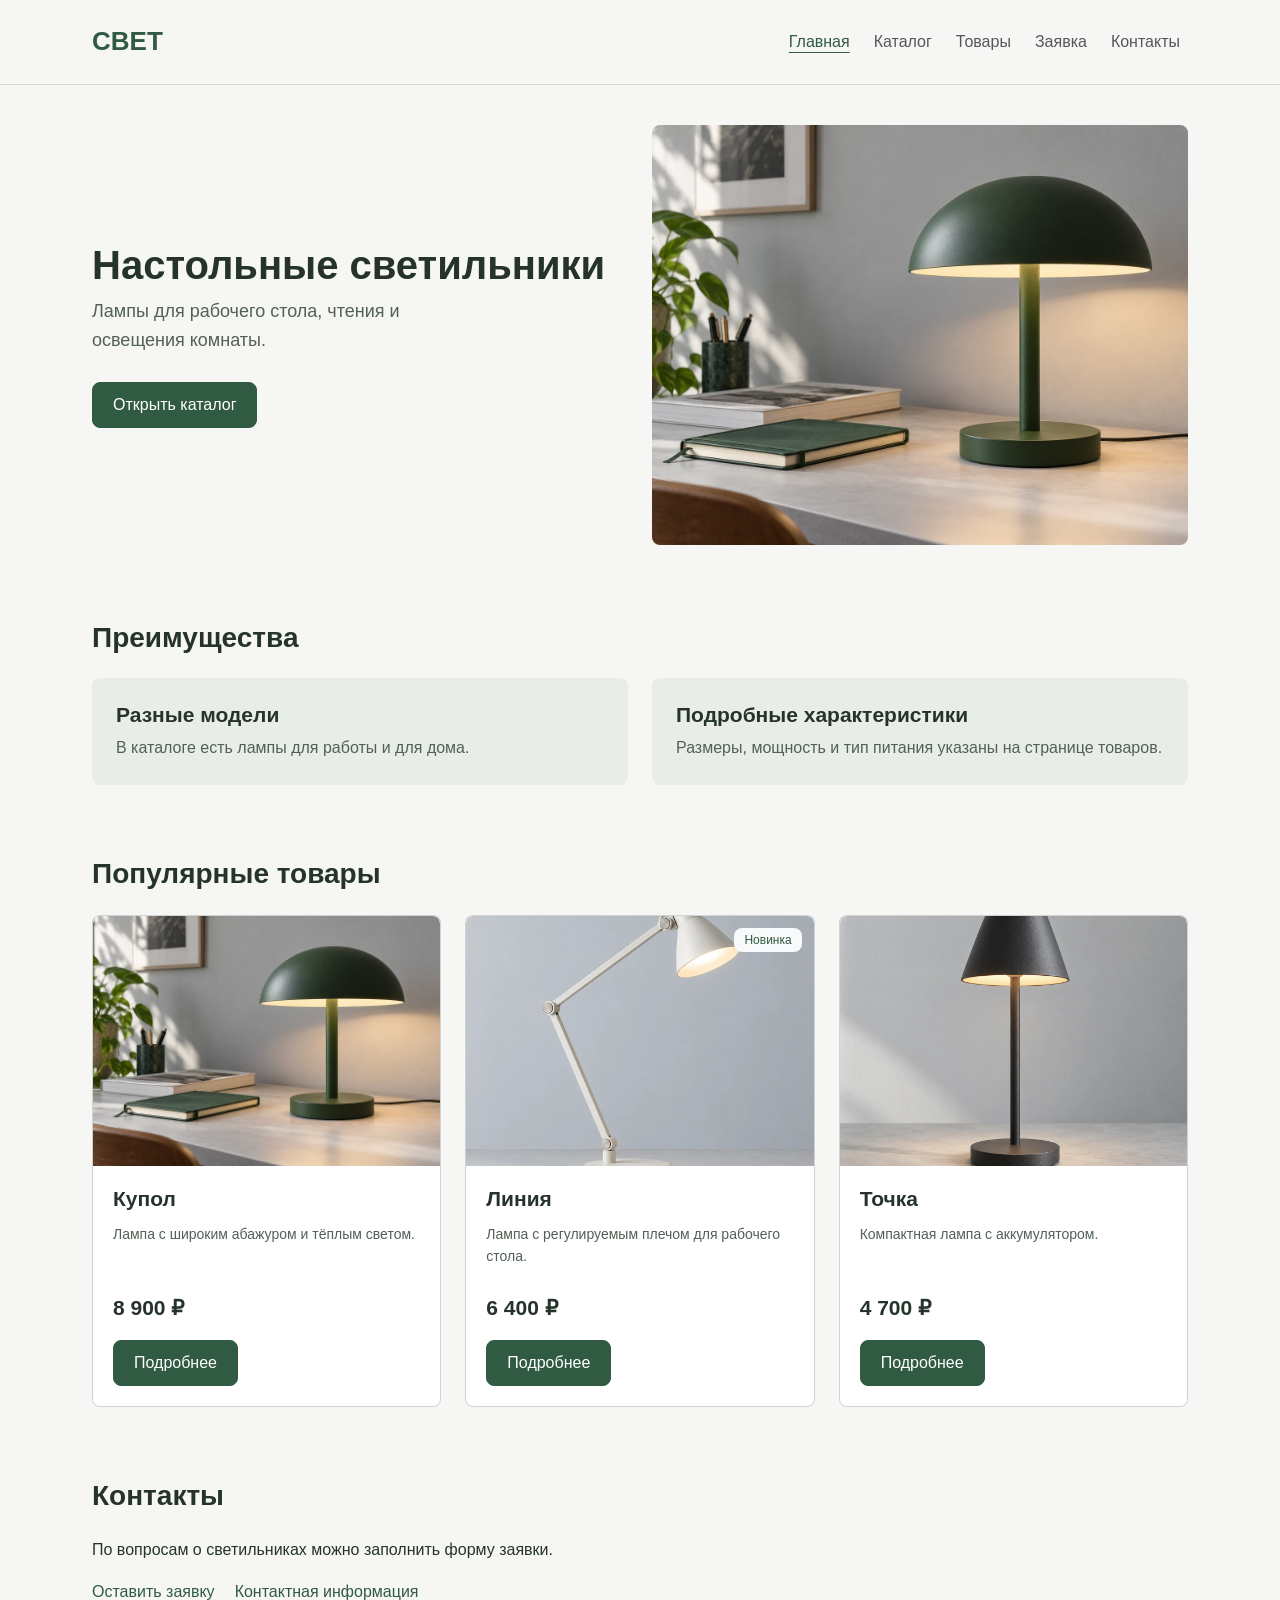
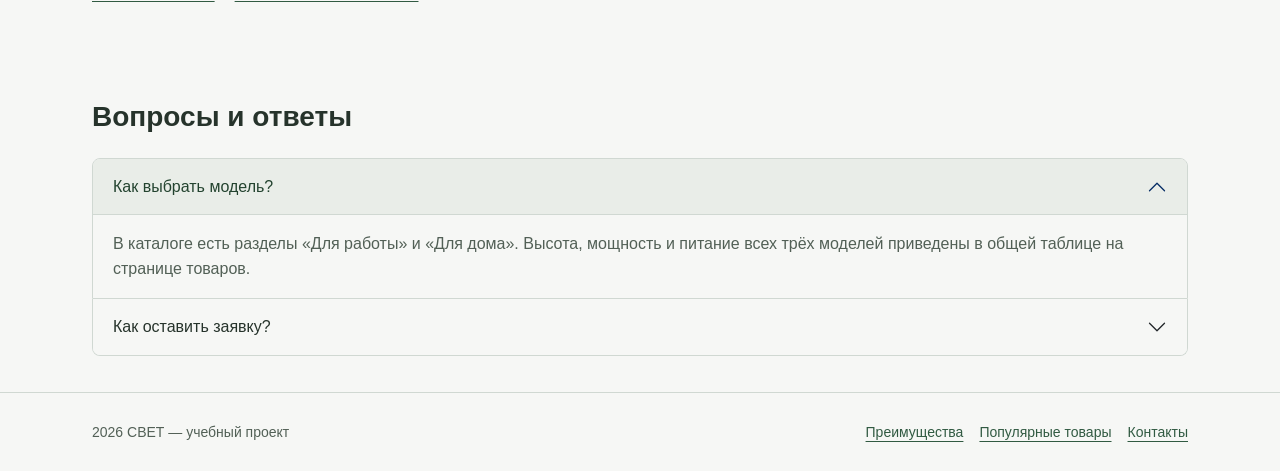
<file: index.html>
<!doctype html>
<html lang="ru">
  <head>
    <meta charset="UTF-8" />
    <meta name="viewport" content="width=device-width, initial-scale=1.0" />
    <meta
      name="description"
      content="Магазин настольных светильников. Каталог, характеристики и форма заявки."
    />
    <title>Главная | СВЕТ</title>
    <link rel="stylesheet" href="vendor/bootstrap/css/bootstrap.min.css" />
    <link rel="stylesheet" href="css/custom.css" />
    <script src="vendor/bootstrap/js/bootstrap.bundle.min.js" defer></script>
    <script src="js/main.js" defer></script>
  </head>
  <body>
    <a class="visually-hidden-focusable skip-link" href="#main"
      >Перейти к содержимому</a
    >
    <header class="site-header sticky-top">
      <nav class="navbar navbar-expand-md" aria-label="Основная навигация">
        <div class="container">
          <a class="navbar-brand site-header__logo" href="index.html">СВЕТ</a>
          <button
            class="navbar-toggler"
            type="button"
            data-bs-toggle="collapse"
            data-bs-target="#main-navigation"
            aria-controls="main-navigation"
            aria-expanded="false"
            aria-label="Открыть меню"
          >
            <span class="navbar-toggler-icon"></span>
          </button>
          <div class="collapse navbar-collapse" id="main-navigation">
            <ul class="navbar-nav ms-auto gap-md-2 py-3 py-md-0">
              <li class="nav-item">
                <a class="nav-link active" href="index.html" aria-current="page"
                  >Главная</a
                >
              </li>
              <li class="nav-item">
                <a class="nav-link" href="catalog.html">Каталог</a>
              </li>
              <li class="nav-item">
                <a class="nav-link" href="product.html">Товары</a>
              </li>
              <li class="nav-item">
                <a class="nav-link" href="order.html">Заявка</a>
              </li>
              <li class="nav-item">
                <a class="nav-link" href="contacts.html">Контакты</a>
              </li>
            </ul>
          </div>
        </div>
      </nav>
    </header>
    <main class="container" id="main" tabindex="-1">
      <section
        class="hero row g-4 align-items-center"
        aria-labelledby="hero-title"
      >
        <div class="col-12 col-md-6">
          <h1 id="hero-title">Настольные светильники</h1>
          <p class="hero__text">
            Лампы для рабочего стола, чтения и освещения комнаты.
          </p>
          <a class="btn btn-primary" href="catalog.html">Открыть каталог</a>
        </div>
        <div class="col-12 col-md-6">
          <img
            class="hero__image"
            src="images/dome.webp"
            alt="Зелёная настольная лампа рядом с книгами"
            width="1536"
            height="1024"
          />
        </div>
      </section>
      <section
        class="section"
        id="advantages"
        aria-labelledby="advantages-title"
      >
        <h2 class="section__title" id="advantages-title">Преимущества</h2>
        <div class="row g-4">
          <div class="col-12 col-md-6">
            <div class="advantages__item h-100">
              <h3>Разные модели</h3>
              <p>В каталоге есть лампы для работы и для дома.</p>
            </div>
          </div>
          <div class="col-12 col-md-6">
            <div class="advantages__item h-100">
              <h3>Подробные характеристики</h3>
              <p>
                Размеры, мощность и тип питания указаны на странице товаров.
              </p>
            </div>
          </div>
        </div>
      </section>
      <section class="section" id="popular" aria-labelledby="popular-title">
        <h2 class="section__title" id="popular-title">Популярные товары</h2>
        <div class="row g-4 product-grid">
          <div
            class="col-12 col-md-6 col-lg-4 product-column"
            data-id="dome"
            data-name="Купол"
            data-category="home"
            data-price="8900"
            data-power="mains"
          >
            <article class="card product-card h-100">
              <img
                class="card-img-top product-card__image"
                src="images/dome.webp"
                alt="Зелёная настольная лампа"
                width="900"
                height="900"
              />
              <div class="card-body product-card__body d-flex flex-column">
                <h3 class="card-title product-card__title">Купол</h3>
                <p class="product-card__description">
                  Лампа с широким абажуром и тёплым светом.
                </p>
                <p class="product-card__price">8 900 ₽</p>
                <a
                  class="btn btn-primary mt-auto align-self-start"
                  href="product.html#dome"
                  aria-label="Подробнее о лампе Купол"
                >
                  Подробнее
                </a>
              </div>
            </article>
          </div>
          <div
            class="col-12 col-md-6 col-lg-4 product-column"
            data-id="line"
            data-name="Линия"
            data-category="work"
            data-price="6400"
            data-power="mains"
          >
            <article class="card product-card h-100">
              <img
                class="card-img-top product-card__image"
                src="images/line.webp"
                alt="Белая лампа с регулируемым плечом"
                width="900"
                height="900"
              />
              <span class="badge text-bg-light product-card__badge"
                >Новинка</span
              >
              <div class="card-body product-card__body d-flex flex-column">
                <h3 class="card-title product-card__title">Линия</h3>
                <p class="product-card__description">
                  Лампа с регулируемым плечом для рабочего стола.
                </p>
                <p class="product-card__price">6 400 ₽</p>
                <a
                  class="btn btn-primary mt-auto align-self-start"
                  href="product.html#line"
                  aria-label="Подробнее о лампе Линия"
                >
                  Подробнее
                </a>
              </div>
            </article>
          </div>
          <div
            class="col-12 col-md-6 col-lg-4 product-column"
            data-id="point"
            data-name="Точка"
            data-category="home"
            data-price="4700"
            data-power="battery"
          >
            <article class="card product-card h-100">
              <img
                class="card-img-top product-card__image"
                src="images/point.webp"
                alt="Графитовая настольная лампа"
                width="900"
                height="900"
              />
              <div class="card-body product-card__body d-flex flex-column">
                <h3 class="card-title product-card__title">Точка</h3>
                <p class="product-card__description">
                  Компактная лампа с аккумулятором.
                </p>
                <p class="product-card__price">4 700 ₽</p>
                <a
                  class="btn btn-primary mt-auto align-self-start"
                  href="product.html#point"
                  aria-label="Подробнее о лампе Точка"
                >
                  Подробнее
                </a>
              </div>
            </article>
          </div>
        </div>
      </section>
      <section class="section" id="contacts" aria-labelledby="contacts-title">
        <h2 class="section__title" id="contacts-title">Контакты</h2>
        <p>По вопросам о светильниках можно заполнить форму заявки.</p>
        <div class="section__links">
          <a href="order.html">Оставить заявку</a>
          <a href="contacts.html">Контактная информация</a>
        </div>
      </section>
      <section class="section" id="questions" aria-labelledby="questions-title">
        <h2 class="section__title" id="questions-title">Вопросы и ответы</h2>
        <div class="accordion" id="faq">
          <div class="accordion-item">
            <h3 class="accordion-header">
              <button
                class="accordion-button"
                type="button"
                data-bs-toggle="collapse"
                data-bs-target="#faq-model"
                aria-expanded="true"
                aria-controls="faq-model"
              >
                Как выбрать модель?
              </button>
            </h3>
            <div
              id="faq-model"
              class="accordion-collapse collapse show"
              data-bs-parent="#faq"
            >
              <div class="accordion-body">
                В каталоге есть разделы «Для работы» и «Для дома». Высота,
                мощность и питание всех трёх моделей приведены в общей таблице
                на странице товаров.
              </div>
            </div>
          </div>
          <div class="accordion-item">
            <h3 class="accordion-header">
              <button
                class="accordion-button collapsed"
                type="button"
                data-bs-toggle="collapse"
                data-bs-target="#faq-order"
                aria-expanded="false"
                aria-controls="faq-order"
              >
                Как оставить заявку?
              </button>
            </h3>
            <div
              id="faq-order"
              class="accordion-collapse collapse"
              data-bs-parent="#faq"
            >
              <div class="accordion-body">
                Нажмите «Оставить заявку» возле нужного товара и перейдите к
                форме. Это учебный проект: данные проверяются в браузере,
                реальная отправка и покупка не выполняются.
              </div>
            </div>
          </div>
        </div>
      </section>
    </main>
    <footer class="site-footer">
      <div class="container d-flex flex-wrap justify-content-between gap-3">
        <p class="mb-0 small text-body-secondary">2026 СВЕТ — учебный проект</p>
        <nav
          class="d-flex flex-wrap gap-3 small"
          aria-label="Разделы главной страницы"
        >
          <a href="index.html#advantages">Преимущества</a>
          <a href="index.html#popular">Популярные товары</a>
          <a href="index.html#contacts">Контакты</a>
        </nav>
      </div>
    </footer>
    <noscript
      ><div class="container alert alert-warning my-3">
        Для мобильного меню, фильтров и модального окна включите JavaScript.
        Страницы доступны по обычным ссылкам; форма без JavaScript не отправляет
        данные.
      </div></noscript
    >
  </body>
</html>
</file>
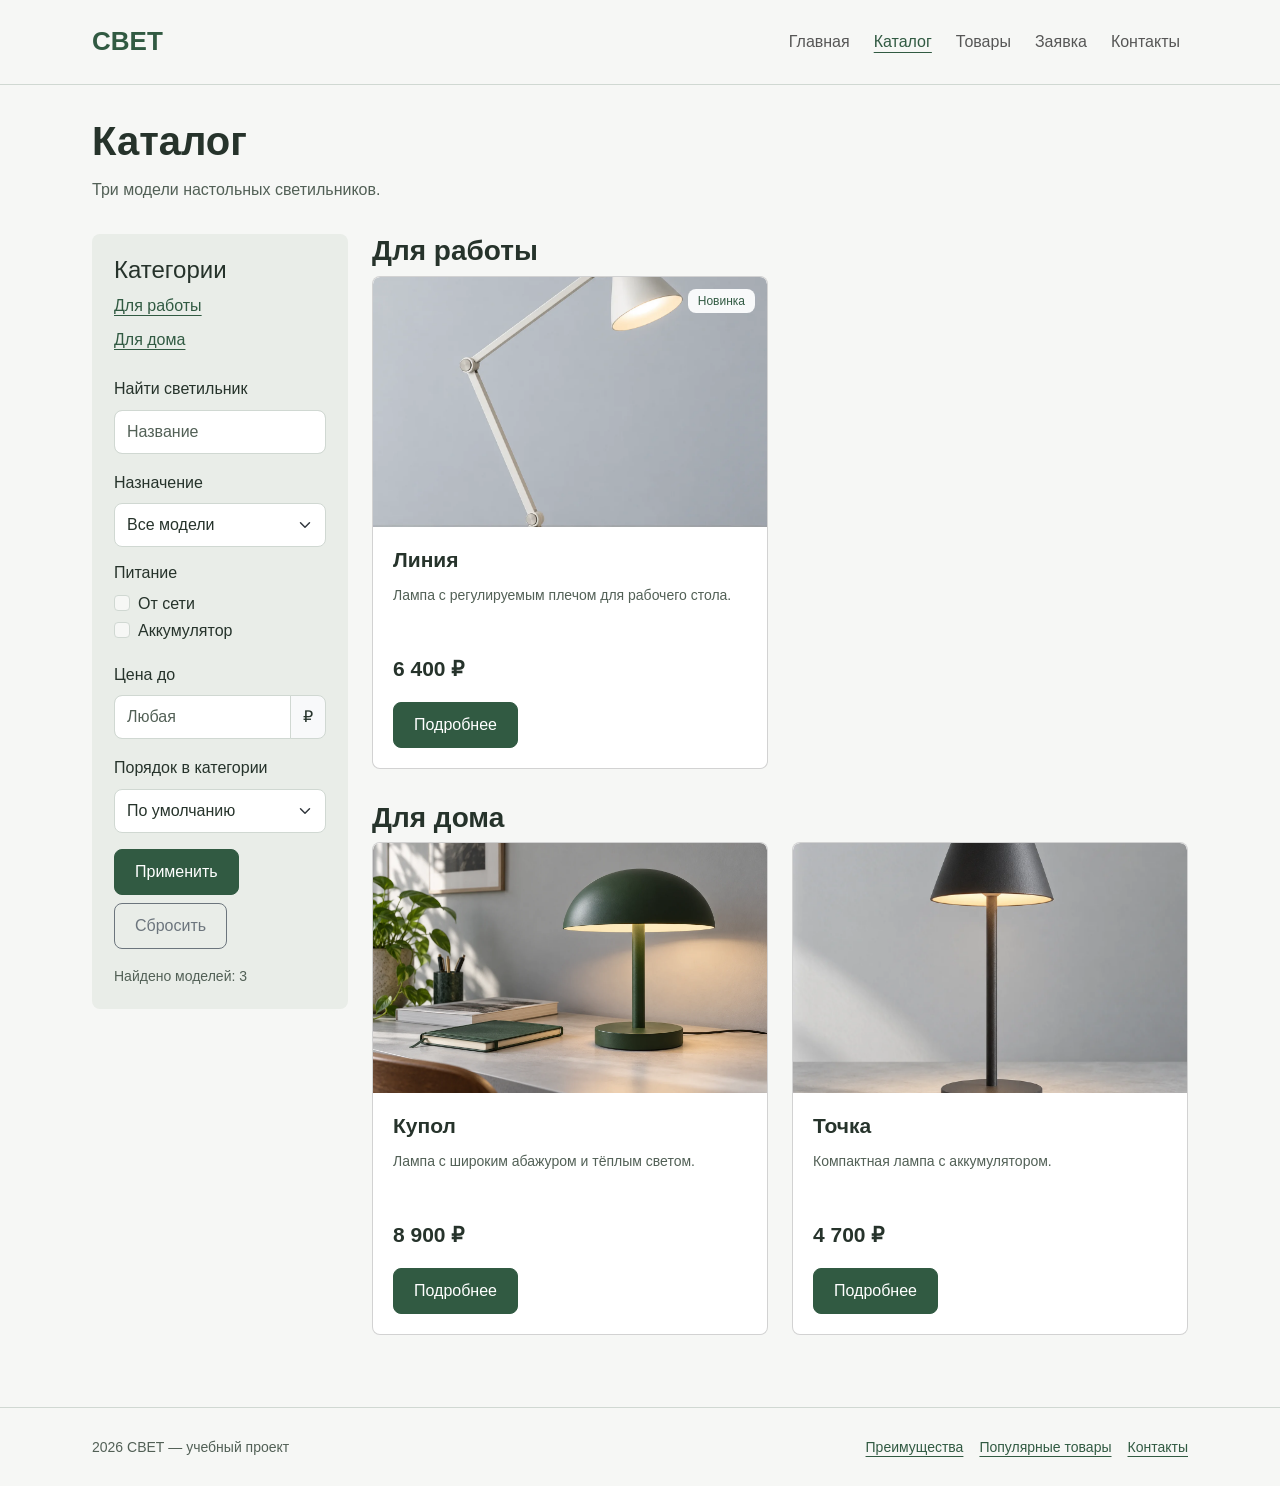
<file: catalog.html>
<!doctype html>
<html lang="ru">
  <head>
    <meta charset="UTF-8" />
    <meta name="viewport" content="width=device-width, initial-scale=1.0" />
    <meta
      name="description"
      content="Каталог светильников Купол, Линия и Точка. Категории, фильтры и карточки на Bootstrap."
    />
    <title>Каталог | СВЕТ</title>
    <link rel="stylesheet" href="vendor/bootstrap/css/bootstrap.min.css" />
    <link rel="stylesheet" href="css/custom.css" />
    <script src="vendor/bootstrap/js/bootstrap.bundle.min.js" defer></script>
    <script src="js/main.js" defer></script>
  </head>
  <body>
    <a class="visually-hidden-focusable skip-link" href="#main"
      >Перейти к содержимому</a
    >
    <header class="site-header sticky-top">
      <nav class="navbar navbar-expand-md" aria-label="Основная навигация">
        <div class="container">
          <a class="navbar-brand site-header__logo" href="index.html">СВЕТ</a>
          <button
            class="navbar-toggler"
            type="button"
            data-bs-toggle="collapse"
            data-bs-target="#main-navigation"
            aria-controls="main-navigation"
            aria-expanded="false"
            aria-label="Открыть меню"
          >
            <span class="navbar-toggler-icon"></span>
          </button>
          <div class="collapse navbar-collapse" id="main-navigation">
            <ul class="navbar-nav ms-auto gap-md-2 py-3 py-md-0">
              <li class="nav-item">
                <a class="nav-link" href="index.html">Главная</a>
              </li>
              <li class="nav-item">
                <a
                  class="nav-link active"
                  href="catalog.html"
                  aria-current="page"
                  >Каталог</a
                >
              </li>
              <li class="nav-item">
                <a class="nav-link" href="product.html">Товары</a>
              </li>
              <li class="nav-item">
                <a class="nav-link" href="order.html">Заявка</a>
              </li>
              <li class="nav-item">
                <a class="nav-link" href="contacts.html">Контакты</a>
              </li>
            </ul>
          </div>
        </div>
      </nav>
    </header>
    <main class="container" id="main" tabindex="-1">
      <h1 class="page-title">Каталог</h1>
      <p class="page-description">Три модели настольных светильников.</p>
      <div class="catalog row g-4">
        <aside class="col-12 col-lg-3" aria-labelledby="filter-title">
          <form
            class="filter"
            id="catalog-filters"
            role="search"
            aria-label="Фильтры каталога"
          >
            <h2 class="h4" id="filter-title">Категории</h2>
            <nav class="filter__links" aria-label="Категории каталога">
              <a href="#work">Для работы</a><a href="#home">Для дома</a>
            </nav>
            <label class="form-label" for="search">Найти светильник</label
            ><input
              class="form-control mb-3"
              id="search"
              name="search"
              type="search"
              maxlength="80"
              placeholder="Название"
            />
            <label class="form-label" for="category">Назначение</label
            ><select class="form-select mb-3" id="category" name="category">
              <option value="all">Все модели</option>
              <option value="work">Для работы</option>
              <option value="home">Для дома</option>
            </select>
            <fieldset class="mb-3">
              <legend class="h6">Питание</legend>
              <div class="form-check">
                <input
                  class="form-check-input"
                  type="checkbox"
                  id="mains"
                  name="power"
                  value="mains"
                /><label class="form-check-label" for="mains">От сети</label>
              </div>
              <div class="form-check">
                <input
                  class="form-check-input"
                  type="checkbox"
                  id="battery"
                  name="power"
                  value="battery"
                /><label class="form-check-label" for="battery"
                  >Аккумулятор</label
                >
              </div>
            </fieldset>
            <label class="form-label" for="max-price">Цена до</label>
            <div class="input-group mb-3">
              <input
                class="form-control"
                type="number"
                id="max-price"
                name="maxPrice"
                min="0"
                max="1000000"
                step="1"
                placeholder="Любая"
              /><span class="input-group-text">₽</span>
            </div>
            <label class="form-label" for="sort">Порядок в категории</label
            ><select class="form-select mb-3" id="sort" name="sort">
              <option value="default">По умолчанию</option>
              <option value="price-asc">Сначала дешевле</option>
              <option value="price-desc">Сначала дороже</option>
              <option value="name">По названию</option>
            </select>
            <div class="d-flex flex-wrap gap-2">
              <button class="btn btn-primary" type="submit">Применить</button
              ><button class="btn btn-outline-secondary" type="reset">
                Сбросить
              </button>
            </div>
            <p
              class="small text-body-secondary mt-3 mb-0"
              id="catalog-count"
              role="status"
              aria-live="polite"
            >
              Найдено моделей: 3
            </p>
          </form>
        </aside>
        <div class="catalog__products col-12 col-lg-9" id="catalog-products">
          <section
            class="catalog__group"
            id="work"
            aria-labelledby="work-title"
          >
            <h2 id="work-title">Для работы</h2>
            <div class="row g-4 product-grid">
              <div
                class="col-12 col-md-6 product-column"
                data-id="line"
                data-name="Линия"
                data-category="work"
                data-price="6400"
                data-power="mains"
              >
                <article class="card product-card h-100">
                  <img
                    class="card-img-top product-card__image"
                    src="images/line.webp"
                    alt="Белая лампа с регулируемым плечом"
                    width="900"
                    height="900"
                  />
                  <span class="badge text-bg-light product-card__badge"
                    >Новинка</span
                  >
                  <div class="card-body product-card__body d-flex flex-column">
                    <h3 class="card-title product-card__title">Линия</h3>
                    <p class="product-card__description">
                      Лампа с регулируемым плечом для рабочего стола.
                    </p>
                    <p class="product-card__price">6 400 ₽</p>
                    <a
                      class="btn btn-primary mt-auto align-self-start"
                      href="product.html#line"
                      aria-label="Подробнее о лампе Линия"
                    >
                      Подробнее
                    </a>
                  </div>
                </article>
              </div>
            </div>
          </section>
          <section
            class="catalog__group"
            id="home"
            aria-labelledby="home-title"
          >
            <h2 id="home-title">Для дома</h2>
            <div class="row g-4 product-grid">
              <div
                class="col-12 col-md-6 product-column"
                data-id="dome"
                data-name="Купол"
                data-category="home"
                data-price="8900"
                data-power="mains"
              >
                <article class="card product-card h-100">
                  <img
                    class="card-img-top product-card__image"
                    src="images/dome.webp"
                    alt="Зелёная настольная лампа"
                    width="900"
                    height="900"
                  />
                  <div class="card-body product-card__body d-flex flex-column">
                    <h3 class="card-title product-card__title">Купол</h3>
                    <p class="product-card__description">
                      Лампа с широким абажуром и тёплым светом.
                    </p>
                    <p class="product-card__price">8 900 ₽</p>
                    <a
                      class="btn btn-primary mt-auto align-self-start"
                      href="product.html#dome"
                      aria-label="Подробнее о лампе Купол"
                    >
                      Подробнее
                    </a>
                  </div>
                </article>
              </div>
              <div
                class="col-12 col-md-6 product-column"
                data-id="point"
                data-name="Точка"
                data-category="home"
                data-price="4700"
                data-power="battery"
              >
                <article class="card product-card h-100">
                  <img
                    class="card-img-top product-card__image"
                    src="images/point.webp"
                    alt="Графитовая настольная лампа"
                    width="900"
                    height="900"
                  />
                  <div class="card-body product-card__body d-flex flex-column">
                    <h3 class="card-title product-card__title">Точка</h3>
                    <p class="product-card__description">
                      Компактная лампа с аккумулятором.
                    </p>
                    <p class="product-card__price">4 700 ₽</p>
                    <a
                      class="btn btn-primary mt-auto align-self-start"
                      href="product.html#point"
                      aria-label="Подробнее о лампе Точка"
                    >
                      Подробнее
                    </a>
                  </div>
                </article>
              </div>
            </div>
          </section>
          <div
            class="alert alert-secondary"
            id="catalog-empty"
            role="status"
            hidden
          >
            <h2 class="h4">Светильники не найдены</h2>
            <p>Измените условия поиска или сбросьте фильтры.</p>
            <button
              class="btn btn-outline-primary"
              id="reset-empty"
              type="button"
            >
              Сбросить фильтры
            </button>
          </div>
        </div>
      </div>
    </main>
    <footer class="site-footer">
      <div class="container d-flex flex-wrap justify-content-between gap-3">
        <p class="mb-0 small text-body-secondary">2026 СВЕТ — учебный проект</p>
        <nav
          class="d-flex flex-wrap gap-3 small"
          aria-label="Разделы главной страницы"
        >
          <a href="index.html#advantages">Преимущества</a>
          <a href="index.html#popular">Популярные товары</a>
          <a href="index.html#contacts">Контакты</a>
        </nav>
      </div>
    </footer>
    <noscript
      ><div class="container alert alert-warning my-3">
        Для мобильного меню, фильтров и модального окна включите JavaScript.
        Страницы доступны по обычным ссылкам; форма без JavaScript не отправляет
        данные.
      </div></noscript
    >
  </body>
</html>
</file>
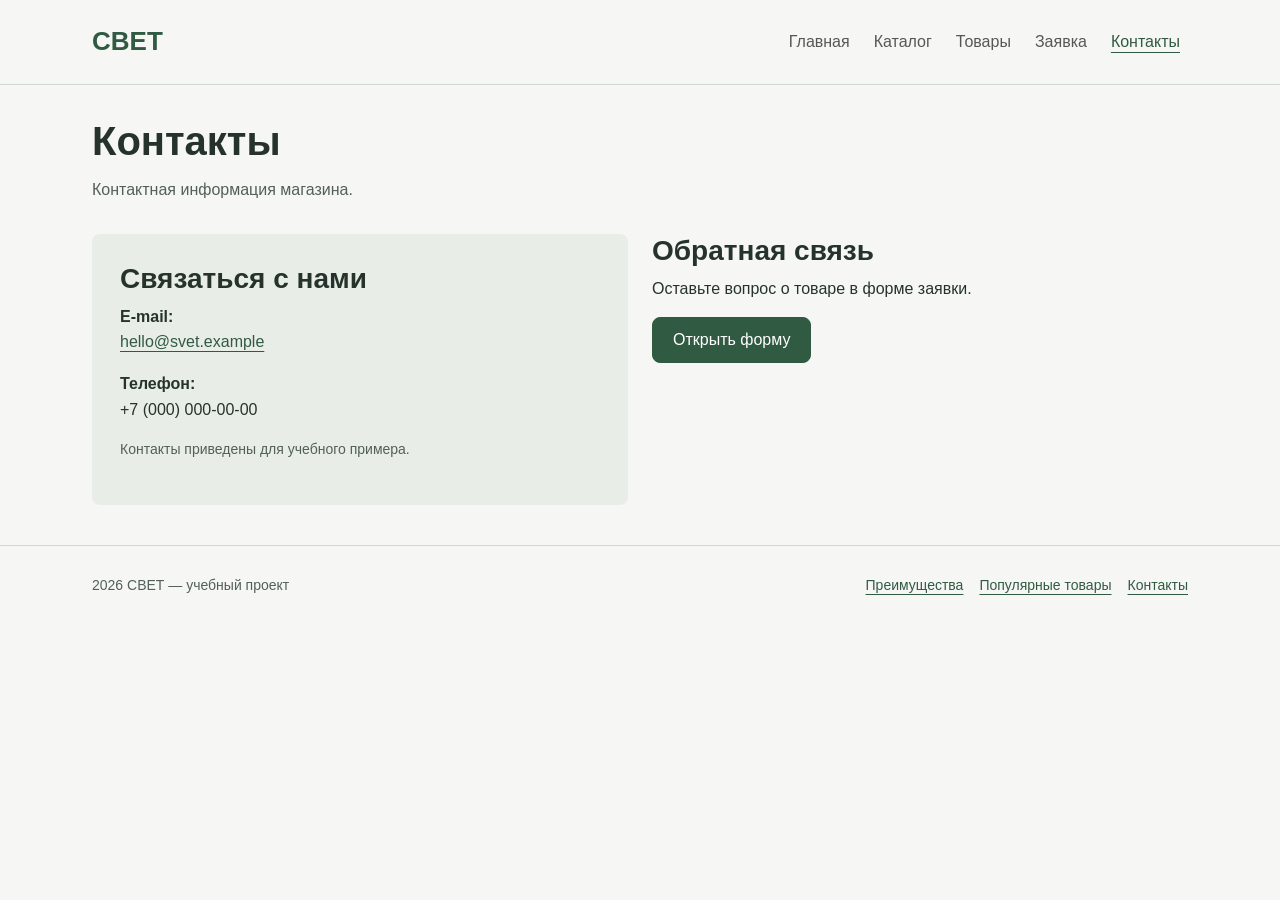
<file: contacts.html>
<!doctype html>
<html lang="ru">
  <head>
    <meta charset="UTF-8" />
    <meta name="viewport" content="width=device-width, initial-scale=1.0" />
    <meta
      name="description"
      content="Контактная информация учебного магазина СВЕТ и ссылка на форму заявки."
    />
    <title>Контакты | СВЕТ</title>
    <link rel="stylesheet" href="vendor/bootstrap/css/bootstrap.min.css" />
    <link rel="stylesheet" href="css/custom.css" />
    <script src="vendor/bootstrap/js/bootstrap.bundle.min.js" defer></script>
    <script src="js/main.js" defer></script>
  </head>
  <body>
    <a class="visually-hidden-focusable skip-link" href="#main"
      >Перейти к содержимому</a
    >
    <header class="site-header sticky-top">
      <nav class="navbar navbar-expand-md" aria-label="Основная навигация">
        <div class="container">
          <a class="navbar-brand site-header__logo" href="index.html">СВЕТ</a>
          <button
            class="navbar-toggler"
            type="button"
            data-bs-toggle="collapse"
            data-bs-target="#main-navigation"
            aria-controls="main-navigation"
            aria-expanded="false"
            aria-label="Открыть меню"
          >
            <span class="navbar-toggler-icon"></span>
          </button>
          <div class="collapse navbar-collapse" id="main-navigation">
            <ul class="navbar-nav ms-auto gap-md-2 py-3 py-md-0">
              <li class="nav-item">
                <a class="nav-link" href="index.html">Главная</a>
              </li>
              <li class="nav-item">
                <a class="nav-link" href="catalog.html">Каталог</a>
              </li>
              <li class="nav-item">
                <a class="nav-link" href="product.html">Товары</a>
              </li>
              <li class="nav-item">
                <a class="nav-link" href="order.html">Заявка</a>
              </li>
              <li class="nav-item">
                <a
                  class="nav-link active"
                  href="contacts.html"
                  aria-current="page"
                  >Контакты</a
                >
              </li>
            </ul>
          </div>
        </div>
      </nav>
    </header>
    <main class="container" id="main" tabindex="-1">
      <h1 class="page-title">Контакты</h1>
      <p class="page-description">Контактная информация магазина.</p>
      <div class="row g-4 contacts">
        <div class="col-12 col-md-6">
          <section
            class="contacts__info h-100"
            aria-labelledby="contacts-info-title"
          >
            <h2 id="contacts-info-title">Связаться с нами</h2>
            <address>
              <p>
                <strong>E-mail:</strong>
                <br />
                <a href="mailto:hello@svet.example">hello@svet.example</a>
              </p>
              <p>
                <strong>Телефон:</strong>
                <br />
                +7 (000) 000-00-00
              </p>
            </address>
            <p class="contacts__note">
              Контакты приведены для учебного примера.
            </p>
          </section>
        </div>
        <section class="col-12 col-md-6" aria-labelledby="feedback-title">
          <h2 id="feedback-title">Обратная связь</h2>
          <p>Оставьте вопрос о товаре в форме заявки.</p>
          <a class="btn btn-primary" href="order.html">Открыть форму</a>
        </section>
      </div>
    </main>
    <footer class="site-footer">
      <div class="container d-flex flex-wrap justify-content-between gap-3">
        <p class="mb-0 small text-body-secondary">2026 СВЕТ — учебный проект</p>
        <nav
          class="d-flex flex-wrap gap-3 small"
          aria-label="Разделы главной страницы"
        >
          <a href="index.html#advantages">Преимущества</a>
          <a href="index.html#popular">Популярные товары</a>
          <a href="index.html#contacts">Контакты</a>
        </nav>
      </div>
    </footer>
    <noscript
      ><div class="container alert alert-warning my-3">
        Для мобильного меню, фильтров и модального окна включите JavaScript.
        Страницы доступны по обычным ссылкам; форма без JavaScript не отправляет
        данные.
      </div></noscript
    >
  </body>
</html>
</file>
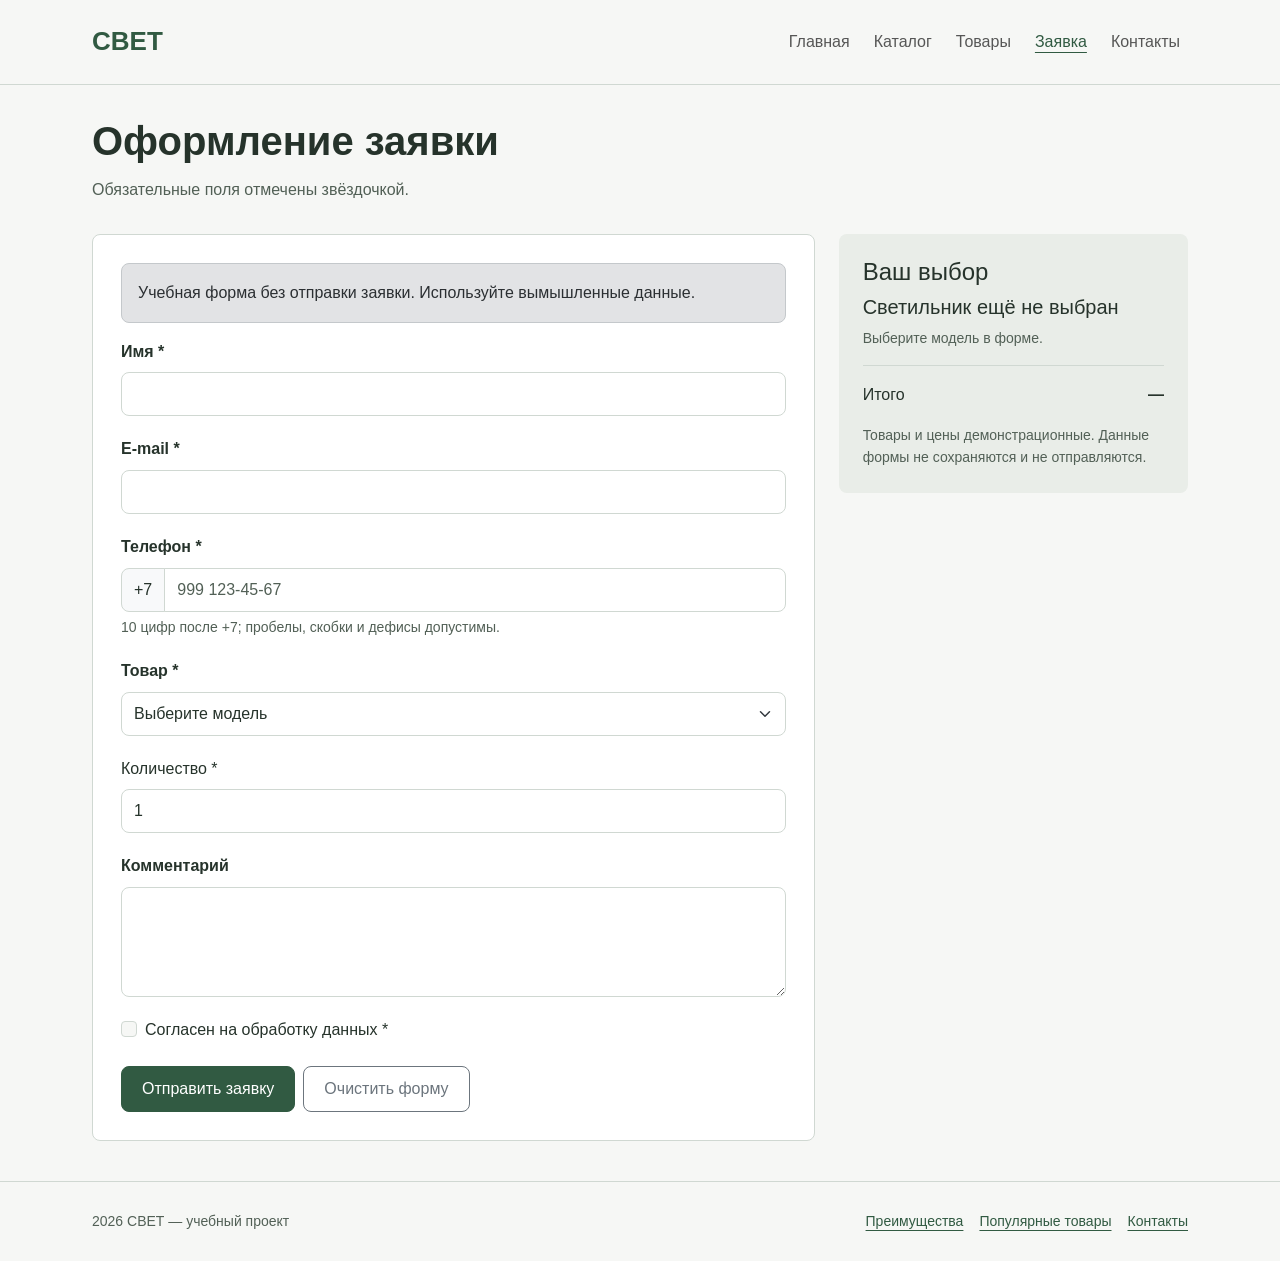
<file: order.html>
<!doctype html>
<html lang="ru">
  <head>
    <meta charset="UTF-8" />
    <meta name="viewport" content="width=device-width, initial-scale=1.0" />
    <meta
      name="description"
      content="Форма заявки на светильник: имя, e-mail, телефон, модель и комментарий."
    />
    <title>Форма заявки | СВЕТ</title>
    <link rel="stylesheet" href="vendor/bootstrap/css/bootstrap.min.css" />
    <link rel="stylesheet" href="css/custom.css" />
    <script src="vendor/bootstrap/js/bootstrap.bundle.min.js" defer></script>
    <script src="js/main.js" defer></script>
  </head>
  <body>
    <a class="visually-hidden-focusable skip-link" href="#main"
      >Перейти к содержимому</a
    >
    <header class="site-header sticky-top">
      <nav class="navbar navbar-expand-md" aria-label="Основная навигация">
        <div class="container">
          <a class="navbar-brand site-header__logo" href="index.html">СВЕТ</a>
          <button
            class="navbar-toggler"
            type="button"
            data-bs-toggle="collapse"
            data-bs-target="#main-navigation"
            aria-controls="main-navigation"
            aria-expanded="false"
            aria-label="Открыть меню"
          >
            <span class="navbar-toggler-icon"></span>
          </button>
          <div class="collapse navbar-collapse" id="main-navigation">
            <ul class="navbar-nav ms-auto gap-md-2 py-3 py-md-0">
              <li class="nav-item">
                <a class="nav-link" href="index.html">Главная</a>
              </li>
              <li class="nav-item">
                <a class="nav-link" href="catalog.html">Каталог</a>
              </li>
              <li class="nav-item">
                <a class="nav-link" href="product.html">Товары</a>
              </li>
              <li class="nav-item">
                <a class="nav-link active" href="order.html" aria-current="page"
                  >Заявка</a
                >
              </li>
              <li class="nav-item">
                <a class="nav-link" href="contacts.html">Контакты</a>
              </li>
            </ul>
          </div>
        </div>
      </nav>
    </header>
    <main class="container" id="main" tabindex="-1">
      <h1 class="page-title">Оформление заявки</h1>
      <p class="page-description">Обязательные поля отмечены звёздочкой.</p>
      <div class="row g-4">
        <div class="col-12 col-lg-8">
          <form
            class="order-form"
            id="order-form"
            method="dialog"
            aria-describedby="demo-note"
          >
            <p class="alert alert-secondary" id="demo-note">
              Учебная форма без отправки заявки. Используйте вымышленные данные.
            </p>
            <div
              class="alert alert-success"
              id="order-success"
              role="status"
              tabindex="-1"
              hidden
            >
              <h2 class="h4">Учебная заявка проверена</h2>
              <p id="order-success-text"></p>
              <p class="mb-0">Реальной отправки и покупки не было.</p>
            </div>
            <div class="order-form__field">
              <label class="form-label order-form__label" for="customer-name"
                >Имя *</label
              >
              <input
                class="form-control"
                type="text"
                id="customer-name"
                name="name"
                required
                minlength="2"
                maxlength="80"
                autocomplete="name"
              />
            </div>
            <div class="order-form__field">
              <label class="form-label order-form__label" for="customer-email"
                >E-mail *</label
              >
              <input
                class="form-control"
                type="email"
                id="customer-email"
                name="email"
                required
                maxlength="120"
                autocomplete="email"
              />
            </div>
            <div class="order-form__field">
              <label class="form-label order-form__label" for="customer-phone"
                >Телефон *</label
              >
              <div class="input-group">
                <span class="input-group-text" id="phone-prefix">+7</span
                ><input
                  class="form-control"
                  type="tel"
                  id="customer-phone"
                  name="phone"
                  required
                  inputmode="tel"
                  autocomplete="tel-national"
                  maxlength="20"
                  placeholder="999 123-45-67"
                  aria-describedby="phone-prefix phone-help"
                />
              </div>
              <div class="form-text" id="phone-help">
                10 цифр после +7; пробелы, скобки и дефисы допустимы.
              </div>
            </div>
            <div class="order-form__field">
              <label class="form-label order-form__label" for="product"
                >Товар *</label
              >
              <select class="form-select" id="product" name="product" required>
                <option value="">Выберите модель</option>
                <option value="dome">Купол</option>
                <option value="line">Линия</option>
                <option value="point">Точка</option>
              </select>
            </div>
            <div class="order-form__field">
              <label class="form-label" for="quantity">Количество *</label
              ><input
                class="form-control"
                type="number"
                id="quantity"
                name="quantity"
                min="1"
                max="10"
                step="1"
                required
                value="1"
              />
            </div>
            <div class="order-form__field">
              <label class="form-label order-form__label" for="comment"
                >Комментарий</label
              >
              <textarea
                class="form-control"
                id="comment"
                name="comment"
                rows="4"
                maxlength="1000"
              ></textarea>
            </div>
            <div class="form-check mb-4">
              <input
                class="form-check-input"
                type="checkbox"
                id="consent"
                name="consent"
                value="yes"
                required
              />
              <label class="form-check-label" for="consent"
                >Согласен на обработку данных *</label
              >
            </div>
            <div class="d-flex flex-wrap gap-2">
              <button class="btn btn-primary" type="submit">
                Отправить заявку</button
              ><button class="btn btn-outline-secondary" type="reset">
                Очистить форму
              </button>
            </div>
          </form>
        </div>
        <aside class="col-12 col-lg-4" aria-labelledby="summary-title">
          <div class="order-summary">
            <h2 class="h4" id="summary-title">Ваш выбор</h2>
            <img
              id="summary-image"
              class="img-fluid rounded mb-3"
              src="images/dome.webp"
              width="900"
              height="900"
              alt="Светильник Купол"
              hidden
            />
            <p id="summary-name" class="h5">Светильник ещё не выбран</p>
            <p id="summary-quantity" class="small text-body-secondary">
              Выберите модель в форме.
            </p>
            <div class="d-flex justify-content-between border-top pt-3 gap-3">
              <span>Итого</span
              ><strong id="summary-total" aria-live="polite">—</strong>
            </div>
            <p class="small text-body-secondary mt-3 mb-0">
              Товары и цены демонстрационные. Данные формы не сохраняются и не
              отправляются.
            </p>
          </div>
        </aside>
      </div>
    </main>
    <footer class="site-footer">
      <div class="container d-flex flex-wrap justify-content-between gap-3">
        <p class="mb-0 small text-body-secondary">2026 СВЕТ — учебный проект</p>
        <nav
          class="d-flex flex-wrap gap-3 small"
          aria-label="Разделы главной страницы"
        >
          <a href="index.html#advantages">Преимущества</a>
          <a href="index.html#popular">Популярные товары</a>
          <a href="index.html#contacts">Контакты</a>
        </nav>
      </div>
    </footer>
    <noscript
      ><div class="container alert alert-warning my-3">
        Для мобильного меню, фильтров и модального окна включите JavaScript.
        Страницы доступны по обычным ссылкам; форма без JavaScript не отправляет
        данные.
      </div></noscript
    >
  </body>
</html>
</file>
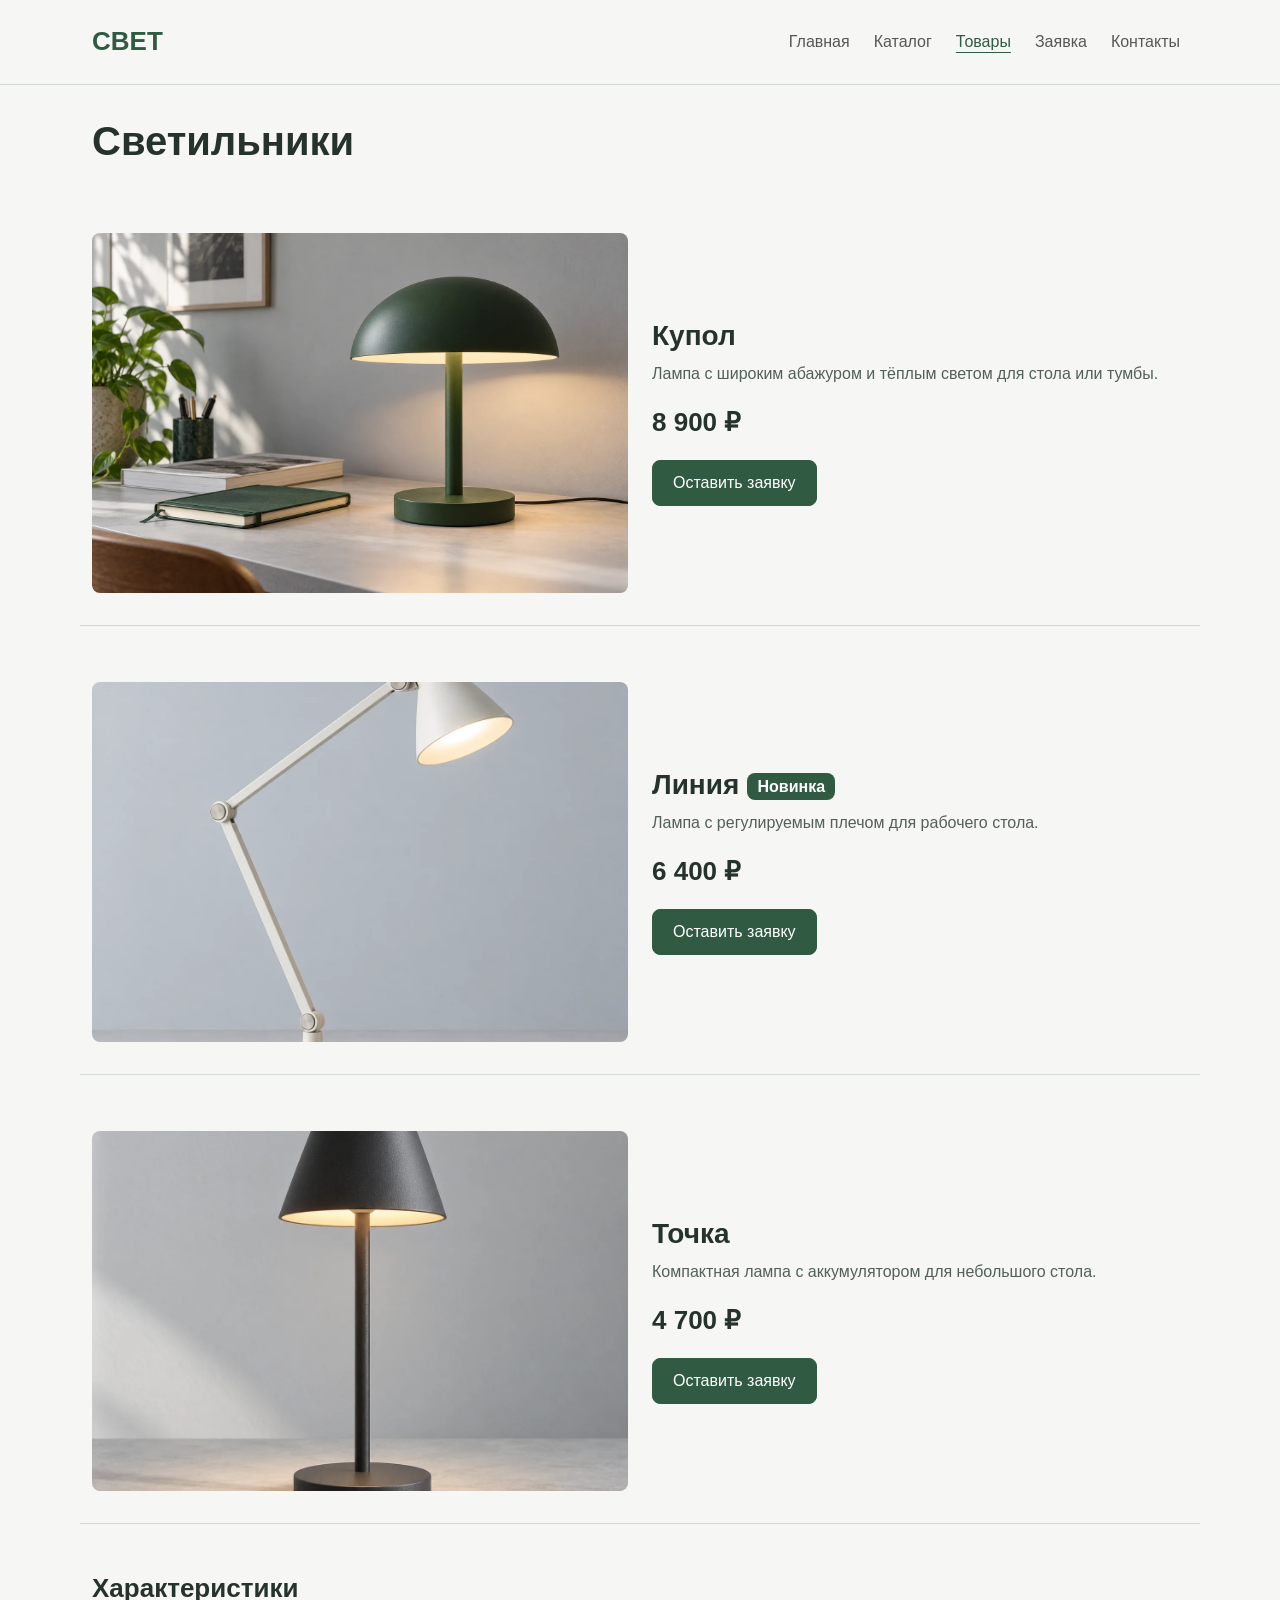
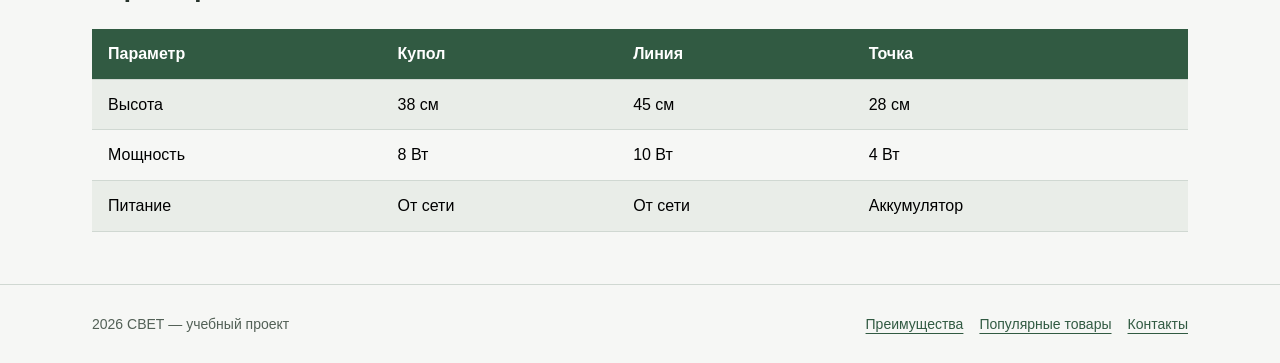
<file: product.html>
<!doctype html>
<html lang="ru">
  <head>
    <meta charset="UTF-8" />
    <meta name="viewport" content="width=device-width, initial-scale=1.0" />
    <meta
      name="description"
      content="Описание, цены и таблица характеристик трёх настольных светильников."
    />
    <title>Описание товаров | СВЕТ</title>
    <link rel="stylesheet" href="vendor/bootstrap/css/bootstrap.min.css" />
    <link rel="stylesheet" href="css/custom.css" />
    <script src="vendor/bootstrap/js/bootstrap.bundle.min.js" defer></script>
    <script src="js/main.js" defer></script>
  </head>
  <body>
    <a class="visually-hidden-focusable skip-link" href="#main"
      >Перейти к содержимому</a
    >
    <header class="site-header sticky-top">
      <nav class="navbar navbar-expand-md" aria-label="Основная навигация">
        <div class="container">
          <a class="navbar-brand site-header__logo" href="index.html">СВЕТ</a>
          <button
            class="navbar-toggler"
            type="button"
            data-bs-toggle="collapse"
            data-bs-target="#main-navigation"
            aria-controls="main-navigation"
            aria-expanded="false"
            aria-label="Открыть меню"
          >
            <span class="navbar-toggler-icon"></span>
          </button>
          <div class="collapse navbar-collapse" id="main-navigation">
            <ul class="navbar-nav ms-auto gap-md-2 py-3 py-md-0">
              <li class="nav-item">
                <a class="nav-link" href="index.html">Главная</a>
              </li>
              <li class="nav-item">
                <a class="nav-link" href="catalog.html">Каталог</a>
              </li>
              <li class="nav-item">
                <a
                  class="nav-link active"
                  href="product.html"
                  aria-current="page"
                  >Товары</a
                >
              </li>
              <li class="nav-item">
                <a class="nav-link" href="order.html">Заявка</a>
              </li>
              <li class="nav-item">
                <a class="nav-link" href="contacts.html">Контакты</a>
              </li>
            </ul>
          </div>
        </div>
      </nav>
    </header>
    <main class="container" id="main" tabindex="-1">
      <h1 class="page-title">Светильники</h1>
      <article
        class="product row g-4 align-items-center"
        id="dome"
        aria-labelledby="dome-title"
      >
        <div class="col-12 col-md-6">
          <img
            class="product__image"
            src="images/dome.webp"
            alt="Зелёная настольная лампа"
            width="900"
            height="900"
          />
        </div>
        <div class="col-12 col-md-6">
          <h2 id="dome-title">Купол</h2>
          <p class="product__description">
            Лампа с широким абажуром и тёплым светом для стола или тумбы.
          </p>
          <p class="product__price">8 900 ₽</p>
          <button
            class="btn btn-primary"
            type="button"
            data-bs-toggle="modal"
            data-bs-target="#order-modal"
            data-product="dome"
          >
            Оставить заявку
          </button>
        </div>
      </article>
      <article
        class="product row g-4 align-items-center"
        id="line"
        aria-labelledby="line-title"
      >
        <div class="col-12 col-md-6">
          <img
            class="product__image"
            src="images/line.webp"
            alt="Белая лампа с регулируемым плечом"
            width="900"
            height="900"
          />
        </div>
        <div class="col-12 col-md-6">
          <h2 id="line-title">
            Линия
            <span class="badge text-bg-success fs-6 align-middle">Новинка</span>
          </h2>
          <p class="product__description">
            Лампа с регулируемым плечом для рабочего стола.
          </p>
          <p class="product__price">6 400 ₽</p>
          <button
            class="btn btn-primary"
            type="button"
            data-bs-toggle="modal"
            data-bs-target="#order-modal"
            data-product="line"
          >
            Оставить заявку
          </button>
        </div>
      </article>
      <article
        class="product row g-4 align-items-center"
        id="point"
        aria-labelledby="point-title"
      >
        <div class="col-12 col-md-6">
          <img
            class="product__image"
            src="images/point.webp"
            alt="Графитовая настольная лампа"
            width="900"
            height="900"
          />
        </div>
        <div class="col-12 col-md-6">
          <h2 id="point-title">Точка</h2>
          <p class="product__description">
            Компактная лампа с аккумулятором для небольшого стола.
          </p>
          <p class="product__price">4 700 ₽</p>
          <button
            class="btn btn-primary"
            type="button"
            data-bs-toggle="modal"
            data-bs-target="#order-modal"
            data-product="point"
          >
            Оставить заявку
          </button>
        </div>
      </article>
      <section
        class="section table-responsive"
        id="specifications"
        tabindex="0"
        aria-label="Характеристики светильников"
      >
        <table class="table table-striped spec-table">
          <caption>
            Характеристики
          </caption>
          <thead>
            <tr>
              <th scope="col">Параметр</th>
              <th scope="col">Купол</th>
              <th scope="col">Линия</th>
              <th scope="col">Точка</th>
            </tr>
          </thead>
          <tbody>
            <tr>
              <th scope="row">Высота</th>
              <td>38 см</td>
              <td>45 см</td>
              <td>28 см</td>
            </tr>
            <tr>
              <th scope="row">Мощность</th>
              <td>8 Вт</td>
              <td>10 Вт</td>
              <td>4 Вт</td>
            </tr>
            <tr>
              <th scope="row">Питание</th>
              <td>От сети</td>
              <td>От сети</td>
              <td>Аккумулятор</td>
            </tr>
          </tbody>
        </table>
      </section>
    </main>
    <footer class="site-footer">
      <div class="container d-flex flex-wrap justify-content-between gap-3">
        <p class="mb-0 small text-body-secondary">2026 СВЕТ — учебный проект</p>
        <nav
          class="d-flex flex-wrap gap-3 small"
          aria-label="Разделы главной страницы"
        >
          <a href="index.html#advantages">Преимущества</a>
          <a href="index.html#popular">Популярные товары</a>
          <a href="index.html#contacts">Контакты</a>
        </nav>
      </div>
    </footer>
    <div
      class="modal fade"
      id="order-modal"
      tabindex="-1"
      aria-labelledby="modal-title"
      aria-hidden="true"
    >
      <div class="modal-dialog modal-dialog-centered">
        <div class="modal-content">
          <div class="modal-header">
            <h2 class="modal-title fs-4" id="modal-title">
              Заявка на светильник
            </h2>
            <button
              type="button"
              class="btn-close"
              data-bs-dismiss="modal"
              aria-label="Закрыть"
            ></button>
          </div>
          <div class="modal-body">
            <p id="modal-product" class="fw-semibold">Купол — 8 900 ₽</p>
            <p class="mb-0">
              В форме выберите модель и укажите контактные данные.
            </p>
          </div>
          <div class="modal-footer">
            <a
              class="btn btn-primary"
              id="modal-order-link"
              href="order.html?product=dome"
              >Перейти к форме</a
            ><button
              class="btn btn-outline-secondary"
              type="button"
              data-bs-dismiss="modal"
            >
              Закрыть
            </button>
          </div>
        </div>
      </div>
    </div>
    <noscript
      ><div class="container alert alert-warning my-3">
        Для мобильного меню, фильтров и модального окна включите JavaScript.
        Страницы доступны по обычным ссылкам; форма без JavaScript не отправляет
        данные.
      </div></noscript
    >
  </body>
</html>
</file>
<file: css/custom.css>
/* Оформление из КР1 поверх Bootstrap; сетку и компоненты задаёт фреймворк. */
:root {
  --color-bg: #f6f7f5;
  --color-text: #26332b;
  --color-muted: #526056;
  --color-primary: #315a42;
  --color-primary-dark: #23432f;
  --color-border: #d0d8d2;
  --color-light: #e9ede8;
  --bs-body-font-family: "Segoe UI", Arial, sans-serif;
  --bs-body-bg: #f6f7f5;
  --bs-body-color: #26332b;
  --bs-secondary-color: #526056;
  --bs-border-color: #d0d8d2;
  --bs-primary-rgb: 49, 90, 66;
  --bs-success-rgb: 49, 90, 66;
  --bs-link-color: #315a42;
  --bs-link-color-rgb: 49, 90, 66;
  --bs-link-hover-color: #23432f;
  --bs-link-hover-color-rgb: 35, 67, 47;
  --bs-border-radius: 8px;
}
html {
  scroll-padding-top: 100px;
}
body {
  line-height: 1.6;
}
h1,
h2,
h3 {
  line-height: 1.2;
  font-weight: 700;
}
h1 {
  font-size: clamp(2rem, 4vw, 40px);
}
h2 {
  font-size: 28px;
}
h3 {
  font-size: 21px;
}
a {
  text-underline-offset: 4px;
}
img {
  display: block;
  max-width: 100%;
}
::selection {
  color: #fff;
  background: var(--color-primary);
}
:focus-visible {
  outline: 3px solid var(--color-primary);
  outline-offset: 3px;
}
input,
textarea {
  caret-color: var(--color-primary);
}
.skip-link {
  position: absolute;
  z-index: 1100;
  padding: 12px;
  background: white;
}
.site-header {
  background: var(--color-bg);
  border-bottom: 1px solid var(--color-border);
}
.navbar {
  --bs-navbar-active-color: var(--color-primary);
  --bs-navbar-hover-color: var(--color-primary);
  padding-block: 16px;
}
.site-header__logo {
  color: var(--color-primary);
  font-size: 26px;
  font-weight: 700;
}
.nav-link.active {
  text-decoration: underline;
  text-underline-offset: 5px;
}
.btn-primary {
  --bs-btn-bg: var(--color-primary);
  --bs-btn-border-color: var(--color-primary);
  --bs-btn-hover-bg: var(--color-primary-dark);
  --bs-btn-hover-border-color: var(--color-primary-dark);
  --bs-btn-active-bg: var(--color-primary-dark);
  --bs-btn-active-border-color: var(--color-primary-dark);
  --bs-btn-focus-shadow-rgb: 49, 90, 66;
}
.btn-outline-primary {
  --bs-btn-color: var(--color-primary);
  --bs-btn-border-color: var(--color-primary);
  --bs-btn-hover-bg: var(--color-primary);
  --bs-btn-hover-border-color: var(--color-primary);
  --bs-btn-active-bg: var(--color-primary-dark);
  --bs-btn-active-border-color: var(--color-primary-dark);
  --bs-btn-focus-shadow-rgb: 49, 90, 66;
}
.btn {
  --bs-btn-padding-y: 10px;
  --bs-btn-padding-x: 20px;
}
.hero {
  padding-block: 40px;
}
.hero__text {
  max-width: 400px;
  margin-bottom: 28px;
  font-size: 18px;
  color: var(--color-muted);
}
.hero__image {
  width: 100%;
  height: 420px;
  object-fit: cover;
  border-radius: 8px;
}
.section {
  padding-block: 36px;
}
.section__title {
  margin-bottom: 24px;
}
.section__links {
  display: flex;
  flex-wrap: wrap;
  gap: 20px;
  margin-bottom: 24px;
}
.advantages__item {
  padding: 24px;
  background: var(--color-light);
  border-radius: 8px;
}
.advantages__item p {
  margin-bottom: 0;
  color: var(--color-muted);
}
.product-card {
  --bs-card-bg: white;
  overflow: hidden;
}
.product-card:hover {
  border-color: var(--color-primary);
}
.product-card__image {
  width: 100%;
  height: 250px;
  object-fit: cover;
}
.product-card__body {
  padding: 20px;
}
.product-card__title {
  margin-bottom: 12px;
}
.product-card__description {
  min-height: 52px;
  color: var(--color-muted);
  font-size: 14px;
}
.product-card__price {
  font-size: 21px;
  font-weight: 600;
  font-variant-numeric: tabular-nums;
}
.product-card__badge {
  position: absolute;
  top: 12px;
  right: 12px;
  padding: 6px 10px;
  color: var(--color-primary) !important;
  font-weight: 500;
}
.page-title {
  margin-block: 32px 12px;
}
.page-description {
  margin-bottom: 32px;
  color: var(--color-muted);
}
.catalog {
  padding-bottom: 40px;
}
.catalog__products {
  min-width: 0;
}
.catalog__group {
  margin-bottom: 32px;
}
.filter {
  padding: 22px;
  border-radius: 8px;
  background: var(--color-light);
}
.filter__links {
  display: flex;
  flex-direction: column;
  gap: 8px;
  margin-bottom: 24px;
}
.filter fieldset {
  border: 0;
  padding: 0;
}
.form-control,
.form-select {
  min-height: 44px;
  background-color: white;
}
.form-control::placeholder {
  color: var(--color-muted);
  opacity: 1;
}
.form-control:focus,
.form-select:focus {
  border-color: var(--color-primary);
  box-shadow: 0 0 0 0.2rem rgb(49 90 66 / 18%);
}
.form-check-input:checked {
  background-color: var(--color-primary);
  border-color: var(--color-primary);
}
.form-check-input:focus {
  border-color: var(--color-primary);
  box-shadow: 0 0 0 0.2rem rgb(49 90 66 / 18%);
}
.form-check-label {
  cursor: pointer;
}
.product {
  padding-block: 32px;
  margin-top: 0;
  border-bottom: 1px solid var(--color-border);
}
.product__image {
  width: 100%;
  height: 360px;
  object-fit: cover;
  border-radius: 8px;
}
.product__description {
  color: var(--color-muted);
}
.product__price {
  font-size: 26px;
  font-weight: 600;
  font-variant-numeric: tabular-nums;
}
.spec-table {
  min-width: 600px;
  --bs-table-bg: transparent;
  --bs-table-striped-bg: var(--color-light);
}
.spec-table caption {
  caption-side: top;
  margin-bottom: 12px;
  color: var(--color-text);
  font-size: 26px;
  font-weight: 600;
}
.spec-table thead {
  --bs-table-bg: var(--color-primary);
  --bs-table-color: white;
}
.spec-table th,
.spec-table td {
  padding: 12px 16px;
}
.spec-table tbody th {
  font-weight: 500;
}
.order-form {
  margin-bottom: 40px;
  padding: 28px;
  border: 1px solid var(--color-border);
  border-radius: 8px;
  background: white;
}
.order-form__field {
  margin-bottom: 20px;
}
.order-form__label {
  font-weight: 600;
}
.order-form textarea {
  min-height: 110px;
  resize: vertical;
}
.order-summary {
  padding: 24px;
  background: var(--color-light);
  border-radius: 8px;
}
.order-summary img {
  width: 100%;
  height: 200px;
  object-fit: cover;
}
.contacts {
  padding-bottom: 40px;
}
.contacts__info {
  padding: 28px;
  background: var(--color-light);
  border-radius: 8px;
}
.contacts__info address {
  font-style: normal;
}
.contacts__note {
  color: var(--color-muted);
  font-size: 14px;
}
.accordion {
  --bs-accordion-active-color: var(--color-primary-dark);
  --bs-accordion-active-bg: var(--color-light);
  --bs-accordion-btn-focus-box-shadow: 0 0 0 0.2rem rgb(49 90 66 / 18%);
}
.accordion-button {
  line-height: 1.5;
}
.accordion-body {
  color: var(--color-muted);
}
.modal-content {
  --bs-modal-bg: white;
}
.site-footer {
  padding-block: 28px;
  border-top: 1px solid var(--color-border);
}
[hidden] {
  display: none !important;
}
@media (min-width: 1200px) {
  .container {
    max-width: 1120px;
  }
}
@media (max-width: 767.98px) {
  .hero {
    padding-block: 28px;
  }
  .hero__image {
    height: 300px;
  }
  .section {
    padding-block: 28px;
  }
  .product__image {
    height: 280px;
  }
  .order-form {
    padding: 20px;
  }
}
@media (prefers-reduced-motion: reduce) {
  *,
  *::before,
  *::after {
    scroll-behavior: auto !important;
    animation-duration: 0.01ms !important;
    transition-duration: 0.01ms !important;
  }
}
</file>
